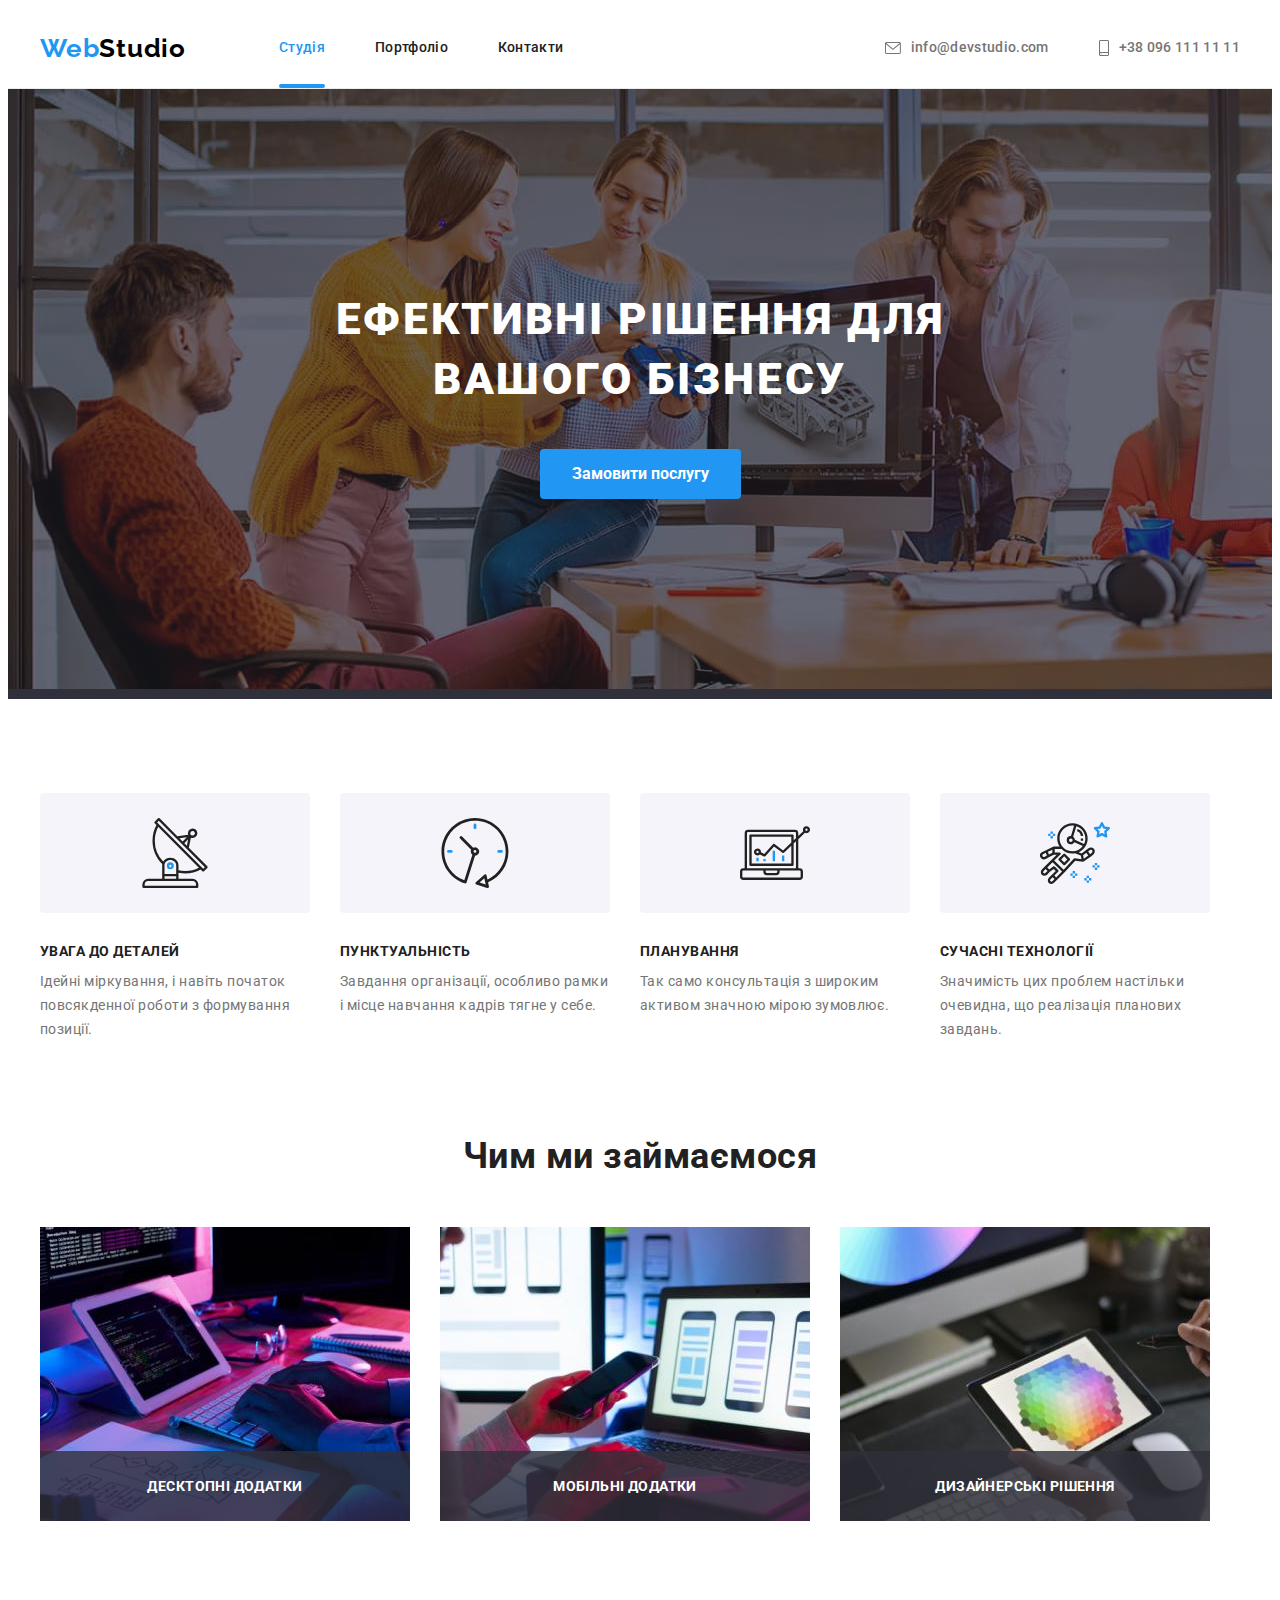
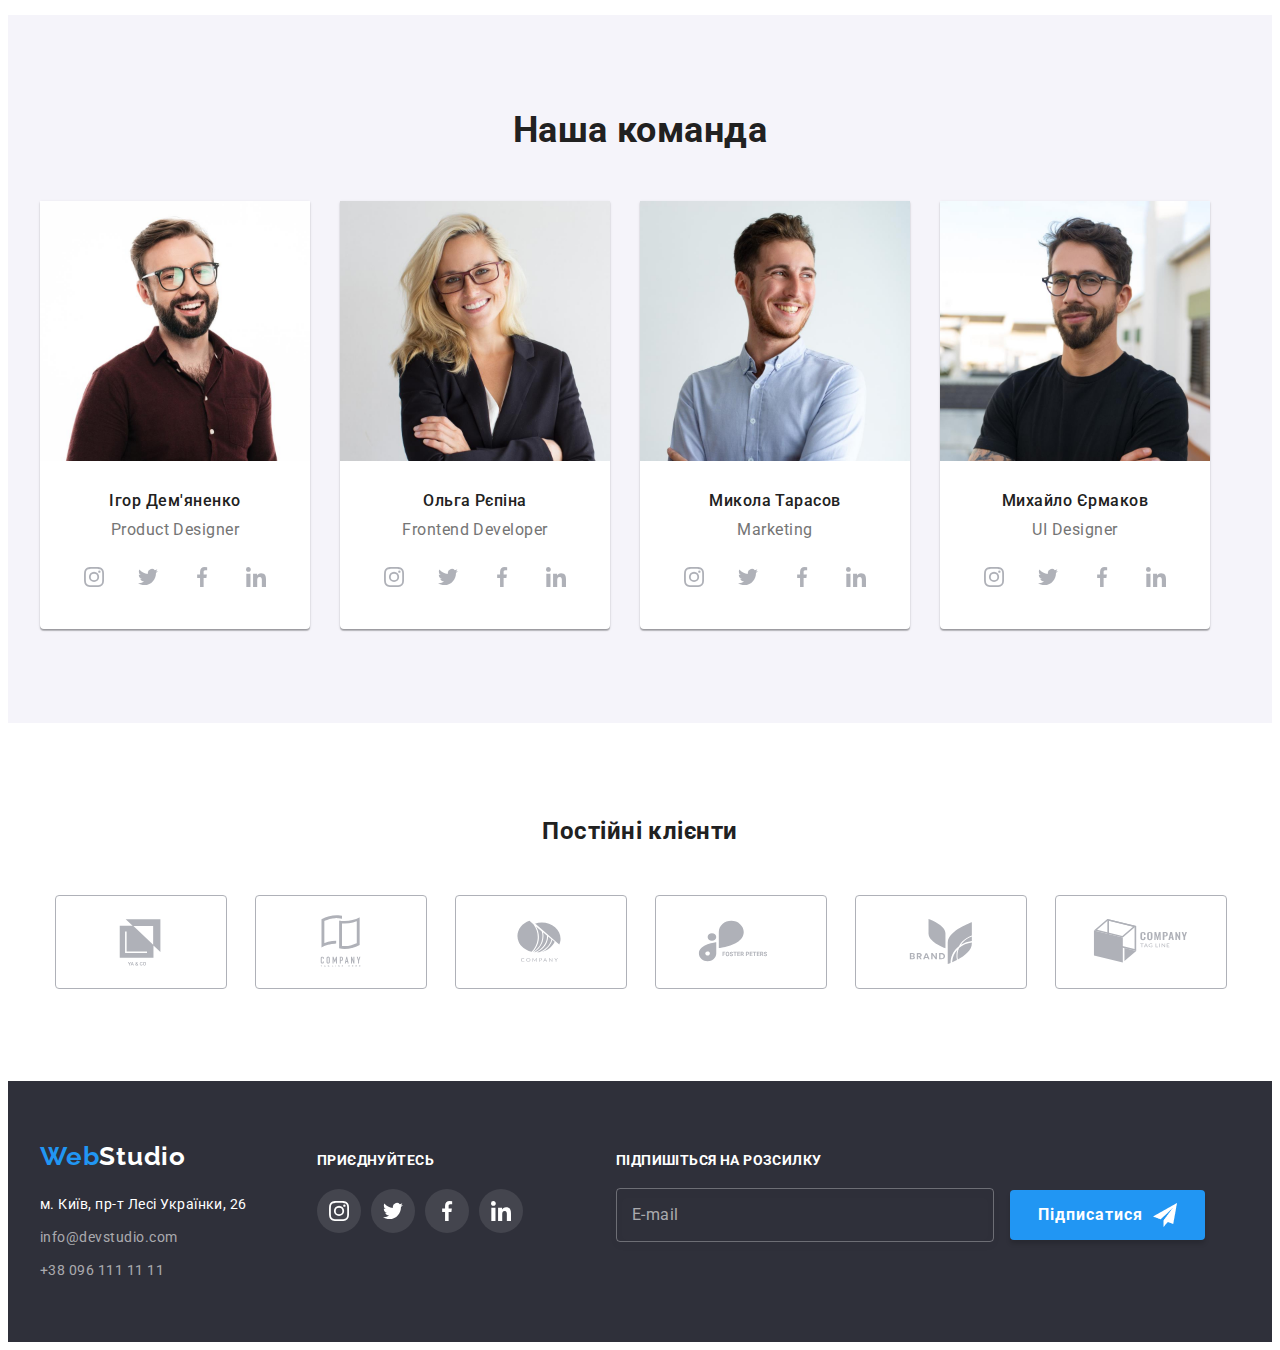
<file: index.html>
<!DOCTYPE html>
<html lang="uk">
  <head>
    <meta charset="UTF-8" />
    <meta http-equiv="X-UA-Compatible" content="IE=edge" />
    <meta name="viewport" content="width=device-width, initial-scale=1.0" />
    <link rel="preconnect" href="https://fonts.googleapis.com" />
    <link rel="preconnect" href="https://fonts.gstatic.com" crossorigin />
    <link
      href="https://fonts.googleapis.com/css2?family=Open+Sans:wght@400;700&family=Raleway:wght@400;700&family=Roboto:wght@400;500;700;900&display=swap"
      rel="stylesheet"
    />
    <title>goit-markup-hw-06</title>
    <link
      rel="stylesheet"
      href="https://cdnjs.cloudflare.com/ajax/libs/modern-normalize/1.1.0/modern-normalize.min.css"
      integrity="sha512-wpPYUAdjBVSE4KJnH1VR1HeZfpl1ub8YT/NKx4PuQ5NmX2tKuGu6U/JRp5y+Y8XG2tV+wKQpNHVUX03MfMFn9Q=="
      crossorigin="anonymous"
      referrerpolicy="no-referrer"
    />
    <link rel="stylesheet" href="./css/main.min.css" />
  </head>

  <body>
    <!--шапка-->
    <header class="header">
      <div class="container header-container">
        <nav class="site-nav">
          <a href="./index.html" class="logo"><span class="logo-color">Web</span>Studio</a>
          <ul class="header-list">
            <li class="header-item list">
              <a href="./index.html" class="link link-active">Студія</a>
            </li>
            <li class="header-item list">
              <a href="./portfolio.html" class="link">Портфоліо</a>
            </li>
            <li class="header-item list"><a href="" class="link">Контакти</a></li>
          </ul>
        </nav>
        <ul class="contact">
          <li class="contact-item list">
            <a href="mailto:info@devstudio.com" class="link"
              ><svg class="mail-icon" height="12px" width="16px">
                <use href="./images/icon.svg#icon-mail-hover"></use></svg
              >info@devstudio.com</a
            >
          </li>
          <li class="contact-item list">
            <a href="tel:+380961111111" class="link">
              <svg class="phone-icon" height="16px" width="10px">
                <use href="./images/icon.svg#icon-smartphone"></use></svg
              >+38 096 111 11 11</a
            >
          </li>
        </ul>
      </div>
    </header>

    <main>
      <!--hero-->
      <section class="hero hero-wrap">
        <div class="container">
          <h1 class="hero-title">
            Ефективні рішення для <br />
            вашого бізнесу
          </h1>
          <button type="button" class="hero-button button" data-modal-open>Замовити послугу</button>
        </div>
      </section>

      <!--Особливості-->
      <section class="peculiarities section">
        <div class="container">
          <h2 hidden class="peculiarities-title">Особливості</h2>
          <ul class="peculiarities-list list">
            <li class="peculiarities-item">
              <div class="antenna-logo-item peculiarities-item-block">
                <svg class="antenna-logo" width="70" height="70">
                  <use href="./images/icon.svg#icon-antenna"></use>
                </svg>
              </div>
              <h3 class="peculiarities-item-title">УВАГА ДО ДЕТАЛЕЙ</h3>
              <p class="peculiarities-text">
                Ідейні міркування, і навіть початок повсякденної роботи з формування позиції.
              </p>
            </li>
            <li class="peculiarities-item">
              <div class="clock-logo-item peculiarities-item-block">
                <svg class="clock-logo" width="70" height="70">
                  <use href="./images/icon.svg#icon-clock"></use>
                </svg>
              </div>
              <h3 class="peculiarities-item-title">ПУНКТУАЛЬНІСТЬ</h3>
              <p class="peculiarities-text">
                Завдання організації, особливо рамки і місце навчання кадрів тягне у себе.
              </p>
            </li>
            <li class="peculiarities-item">
              <div class="diagram-logo-item peculiarities-item-block">
                <svg class="diagram-logo" width="70" height="70">
                  <use href="./images/icon.svg#icon-diagram"></use>
                </svg>
              </div>
              <h3 class="peculiarities-item-title">ПЛАНУВАННЯ</h3>
              <p class="peculiarities-text">
                Так само консультація з широким активом значною мірою зумовлює.
              </p>
            </li>
            <li class="peculiarities-item">
              <div class="astronaut-logo-item peculiarities-item-block">
                <svg class="astronaut-logo" width="70" height="70">
                  <use href="./images/icon.svg#icon-astronaut"></use>
                </svg>
              </div>
              <h3 class="peculiarities-item-title">СУЧАСНІ ТЕХНОЛОГІЇ</h3>
              <p class="peculiarities-text">
                Значимість цих проблем настільки очевидна, що реалізація планових завдань.
              </p>
            </li>
          </ul>
        </div>
      </section>

      <!-- Чим ми займаємося -->
      <section class="work section">
        <div class="container">
          <h2 class="work__title">Чим ми займаємося</h2>
          <ul class="work__list list">
            <li class="work__item">
              <img src="./images/img1.jpg" alt="PC apps" width="370" class="work__img" />
              <div class="work__block">
                <p class="work__description">Десктопні додатки</p>
              </div>
            </li>
            <li class="work__item">
              <img src="./images/img2.jpg" alt="phone apps" width="370" class="work__img" />
              <div class="work__block">
                <p class="work__description">Мобільні додатки</p>
              </div>
            </li>
            <li class="work__item">
              <img src="./images/img3.jpg" alt="design" width="370" class="work__img" />
              <div class="work__block">
                <p class="work__description">Дизайнерські рішення</p>
              </div>
            </li>
          </ul>
        </div>
      </section>

      <!--Наша команда-->
      <section class="team section">
        <div class="container">
          <h2 class="team-title">Наша команда</h2>
          <ul class="team-list list">
            <li class="team-item">
              <img src="./images/pd.jpg" alt="Product Designer" width="270" class="team-photo" />
              <div class="team-container">
                <h3 class="team-name">Ігор Дем'яненко</h3>
                <p lang="en" class="team-description">Product Designer</p>
                <ul class="social-list list">
                  <li class="social-list-item">
                    <a
                      href=""
                      class="social-link link"
                      target="_blank"
                      rel="noreferrer noopener nofollow"
                      aria-label="instagram"
                    >
                      <svg class="social-icon" width="20" height="20">
                        <use href="./images/icon.svg#icon-instagram"></use>
                      </svg>
                    </a>
                  </li>
                  <li class="social-list-item">
                    <a
                      href=""
                      class="social-link link"
                      target="_blank"
                      rel="noreferrer noopener nofollow"
                      aria-label="Twitter"
                    >
                      <svg class="social-icon" width="20" height="20">
                        <use href="./images/icon.svg#icon-twitter"></use>
                      </svg>
                    </a>
                  </li>
                  <li class="social-list-item">
                    <a
                      href=""
                      class="social-link link"
                      target="_blank"
                      rel="noreferrer noopener nofollow"
                      aria-label="facebook"
                    >
                      <svg class="social-icon" width="20" height="20">
                        <use href="./images/icon.svg#icon-facebook"></use>
                      </svg>
                    </a>
                  </li>
                  <li class="social-list-item">
                    <a
                      href=""
                      class="social-link link"
                      target="_blank"
                      rel="noreferrer noopener nofollow"
                      aria-label="linkedIn"
                    >
                      <svg class="social-icon" width="20" height="20">
                        <use href="./images/icon.svg#icon-linkedin"></use>
                      </svg>
                    </a>
                  </li>
                </ul>
              </div>
            </li>
            <li class="team-item">
              <img src="./images/fd.jpg" alt="Frontend Developer" width="270" class="team-photo" />
              <div class="team-container">
                <h3 class="team-name">Ольга Рєпіна</h3>
                <p lang="en" class="team-description">Frontend Developer</p>
                <ul class="social-list list">
                  <li class="social-list-item">
                    <a
                      href=""
                      class="social-link link"
                      target="_blank"
                      rel="noreferrer noopener nofollow"
                      aria-label="instagram"
                    >
                      <svg class="social-icon" width="20" height="20">
                        <use href="./images/icon.svg#icon-instagram"></use>
                      </svg>
                    </a>
                  </li>
                  <li class="social-list-item">
                    <a
                      href=""
                      class="social-link link"
                      target="_blank"
                      rel="noreferrer noopener nofollow"
                      aria-label="Twitter"
                    >
                      <svg class="social-icon" width="20" height="20">
                        <use href="./images/icon.svg#icon-twitter"></use>
                      </svg>
                    </a>
                  </li>
                  <li class="social-list-item">
                    <a
                      href=""
                      class="social-link link"
                      target="_blank"
                      rel="noreferrer noopener nofollow"
                      aria-label="facebook"
                    >
                      <svg class="social-icon" width="20" height="20">
                        <use href="./images/icon.svg#icon-facebook"></use>
                      </svg>
                    </a>
                  </li>
                  <li class="social-list-item">
                    <a
                      href=""
                      class="social-link link"
                      target="_blank"
                      rel="noreferrer noopener nofollow"
                      aria-label="linkedIn"
                    >
                      <svg class="social-icon" width="20" height="20">
                        <use href="./images/icon.svg#icon-linkedin"></use>
                      </svg>
                    </a>
                  </li>
                </ul>
              </div>
            </li>
            <li class="team-item">
              <img src="./images/marketing.jpg" alt="Marketing" width="270" class="team-photo" />
              <div class="team-container">
                <h3 class="team-name">Микола Тарасов</h3>
                <p lang="en" class="team-description">Marketing</p>
                <ul class="social-list list">
                  <li class="social-list-item">
                    <a
                      href=""
                      class="social-link link"
                      target="_blank"
                      rel="noreferrer noopener nofollow"
                      aria-label="instagram"
                    >
                      <svg class="social-icon" width="20" height="20">
                        <use href="./images/icon.svg#icon-instagram"></use>
                      </svg>
                    </a>
                  </li>
                  <li class="social-list-item">
                    <a
                      href=""
                      class="social-link link"
                      target="_blank"
                      rel="noreferrer noopener nofollow"
                      aria-label="Twitter"
                    >
                      <svg class="social-icon" width="20" height="20">
                        <use href="./images/icon.svg#icon-twitter"></use>
                      </svg>
                    </a>
                  </li>
                  <li class="social-list-item">
                    <a
                      href=""
                      class="social-link link"
                      target="_blank"
                      rel="noreferrer noopener nofollow"
                      aria-label="facebook"
                    >
                      <svg class="social-icon" width="20" height="20">
                        <use href="./images/icon.svg#icon-facebook"></use>
                      </svg>
                    </a>
                  </li>
                  <li class="social-list-item">
                    <a
                      href=""
                      class="social-link link"
                      target="_blank"
                      rel="noreferrer noopener nofollow"
                      aria-label="linkedIn"
                    >
                      <svg class="social-icon" width="20" height="20">
                        <use href="./images/icon.svg#icon-linkedin"></use>
                      </svg>
                    </a>
                  </li>
                </ul>
              </div>
            </li>
            <li class="team-item">
              <img src="./images/ui.jpg" alt="UI Designer" width="270" class="team-photo" />
              <div class="team-container">
                <h3 class="team-name">Михайло Єрмаков</h3>
                <p lang="en" class="team-description">UI Designer</p>
                <ul class="social-list list">
                  <li class="social-list-item">
                    <a
                      href=""
                      class="social-link link"
                      target="_blank"
                      rel="noreferrer noopener nofollow"
                      aria-label="instagram"
                    >
                      <svg class="social-icon" width="20" height="20">
                        <use href="./images/icon.svg#icon-instagram"></use>
                      </svg>
                    </a>
                  </li>
                  <li class="social-list-item">
                    <a
                      href=""
                      class="social-link link"
                      target="_blank"
                      rel="noreferrer noopener nofollow"
                      aria-label="Twitter"
                    >
                      <svg class="social-icon" width="20" height="20">
                        <use href="./images/icon.svg#icon-twitter"></use>
                      </svg>
                    </a>
                  </li>
                  <li class="social-list-item">
                    <a
                      href=""
                      class="social-link link"
                      target="_blank"
                      rel="noreferrer noopener nofollow"
                      aria-label="facebook"
                    >
                      <svg class="social-icon" width="20" height="20">
                        <use href="./images/icon.svg#icon-facebook"></use>
                      </svg>
                    </a>
                  </li>
                  <li class="social-list-item">
                    <a
                      href=""
                      class="social-link link"
                      target="_blank"
                      rel="noreferrer noopener nofollow"
                      aria-label="linkedIn"
                    >
                      <svg class="social-icon" width="20" height="20">
                        <use href="./images/icon.svg#icon-linkedin"></use>
                      </svg>
                    </a>
                  </li>
                </ul>
              </div>
            </li>
          </ul>
        </div>
      </section>
      <!-- Клієнти -->
      <section class="clients section">
        <div class="container">
          <h2 class="clients-title">Постійні клієнти</h2>
          <ul class="clients-list list">
            <li class="clients-item">
              <a
                href="#"
                class="client-item-link link"
                target="_blank"
                rel="noreferrer noopener nofollow"
                aria-label="YA & CO "
              >
                <svg class="clients-logo" width="106" height="60">
                  <use href="./images/icon.svg#icon-ya-co"></use>
                </svg>
              </a>
            </li>
            <li class="clients-item">
              <a
                href="#"
                class="client-item-link link"
                target="_blank"
                rel="noreferrer noopener nofollow"
                aria-label="company"
                ><svg class="clients-logo" width="106" height="60">
                  <use href="./images/icon.svg#icon-company"></use></svg
              ></a>
            </li>
            <li class="clients-item">
              <a
                href="#"
                class="client-item-link link"
                target="_blank"
                rel="noreferrer noopener nofollow"
                aria-label="company-2"
                ><svg class="clients-logo" width="106" height="60">
                  <use href="./images/icon.svg#icon-company-2"></use></svg
              ></a>
            </li>
            <li class="clients-item">
              <a
                href="#"
                class="client-item-link link"
                target="_blank"
                rel="noreferrer noopener nofollow"
                aria-label="FOSTER PETERS"
                ><svg class="clients-logo" width="106" height="60">
                  <use href="./images/icon.svg#icon-foster"></use></svg
              ></a>
            </li>
            <li class="clients-item">
              <a
                href="#"
                class="client-item-link link"
                target="_blank"
                rel="noreferrer noopener nofollow"
                aria-label="Brand"
                ><svg class="clients-logo" width="106" height="60">
                  <use href="./images/icon.svg#icon-brand"></use></svg
              ></a>
            </li>
            <li class="clients-item">
              <a
                href=""
                class="client-item-link link"
                target="_blank"
                rel="noreferrer noopener nofollow"
                aria-label="TagLine"
                ><svg class="clients-logo" width="106" height="60">
                  <use href="./images/icon.svg#icon-tagline"></use></svg
              ></a>
            </li>
          </ul>
        </div>
      </section>
    </main>

    <!--Футер-->
    <footer class="footer">
      <div class="container footer-container">
        <div class="adress-container">
          <a href="./index.html" class="footer-logo"><span class="logo-color">Web</span>Studio</a>
          <address class="footer-adress">
            <ul class="footer-adress-list list">
              <li class="footer-adress-item">
                <a
                  href="https://goo.gl/maps/F62iMvUqf9gxYhQ9A"
                  target="_blank"
                  rel="noreferrer noopener nofollow"
                  class="adress-link link"
                  >м. Київ, пр-т Лесі Українки, 26</a
                >
              </li>
              <li class="footer-adress-item">
                <a href="mailto:info@devstudio.com" class="contact-link link">info@devstudio.com</a>
              </li>
              <li class="footer-adress-item">
                <a href="tel:+380961111111" class="contact-link link">+38 096 111 11 11</a>
              </li>
            </ul>
          </address>
        </div>
        <div class="footer-soc-block">
          <b class="active-soc">приєднуйтесь</b>
          <ul class="footer-soc-list list">
            <li class="footer-soc-item">
              <a
                href="#"
                class="footer-soc-link link"
                target="_blank"
                rel="noreferrer noopener nofollow"
                aria-label="Instagram"
                ><svg class="icon-footer" width="20" height="20">
                  <use href="./images/icon.svg#icon-instagram"></use></svg
              ></a>
            </li>
            <li class="footer-soc-item">
              <a
                href="#"
                class="footer-soc-link link"
                target="_blank"
                rel="noreferrer noopener nofollow"
                aria-label="Twitter"
                ><svg class="icon-footer" width="20" height="20">
                  <use href="./images/icon.svg#icon-twitter"></use></svg
              ></a>
            </li>
            <li class="footer-soc-item">
              <a
                href="#"
                class="footer-soc-link link"
                target="_blank"
                rel="noreferrer noopener nofollow"
                aria-label="facebook"
                ><svg class="icon-footer" width="20" height="20">
                  <use href="./images/icon.svg#icon-facebook"></use></svg
              ></a>
            </li>
            <li class="footer-soc-item">
              <a
                href="#"
                class="footer-soc-link link"
                target="_blank"
                rel="noreferrer noopener nofollow"
                aria-label="linkedIn"
                ><svg class="icon-footer" width="20" height="20">
                  <use href="./images/icon.svg#icon-linkedin"></use></svg
              ></a>
            </li>
          </ul>
        </div>
        <div class="subscribe">
          <b class="subscribe-title">Підпишіться на розсилку</b>
          <form class="subscribe-form">
            <input
              class="subscribe-input"
              type="email"
              id="subscribe-input"
              placeholder=" "
              name="usr-email"
              required
            />
            <label for="subscribe-input" class="subscribe-label">E-mail</label>
            <button type="submit" class="subscribe-btn button">Підписатися</button>
          </form>
        </div>
      </div>
    </footer>

    <!-- МОДАЛКА -->
    <div class="backdrop is-hidden" data-modal>
      <div class="modal">
        <button type="button" class="closs-bt button" data-modal-close>
          <svg class="closs-bt-icon" width="11" height="11">
            <use href="./images/icon.svg#icon-close-1"></use>
          </svg>
        </button>
        <b class="modal-title">Залиште свої дані, ми вам передзвонимо</b>
        <form class="modal-form">
          <label for="user-name" class="modal-form-label">Ім'я</label>
          <div class="modal-form-block">
            <input type="text" class="modal-input" name="user-name" id="user-name" required />
            <svg class="form-icon" width="18" height="18">
              <use href="./images/icon.svg#icon-person"></use>
            </svg>
          </div>

          <label for="phone" class="modal-form-label">Телефон</label>
          <div class="modal-form-block">
            <input type="tel" class="modal-input" name="user-phone" id="phone" required />
            <svg class="form-icon" width="18" height="18">
              <use href="./images/icon.svg#icon-phone-black"></use>
            </svg>
          </div>
          <label for="email" class="modal-form-label">Пошта</label>
          <div class="modal-form-block">
            <input type="email" class="modal-input" name="user-email" id="email" required />
            <svg class="form-icon" width="18" height="18">
              <use href="./images/icon.svg#icon-email-black"></use>
            </svg>
          </div>

          <div class="modal-form-block">
            <label for="coment" class="modal-form-label">Коментар</label>
            <textarea
              name="user-coment"
              id="coment"
              class="modal-text"
              placeholder="введіть текст"
            ></textarea>
            <label class="polici-label">
              <input
                type="checkbox"
                name="polici"
                class="modal-polici visually-hidden"
                value="on"
                required
              />
              <svg class="polici-icon" width="16" height="15">
                <use href="./images/icon.svg#icon-check"></use>
              </svg>
              Погоджуюся з розсилкою та приймаю
              <a href="" class="polici-link">Умови договору</a></label
            >
          </div>
          <button type="submit" class="modal-btn button">Відправити</button>
        </form>
      </div>
    </div>
    <script src="./js/modal.js"></script>
  </body>
</html>
</file>
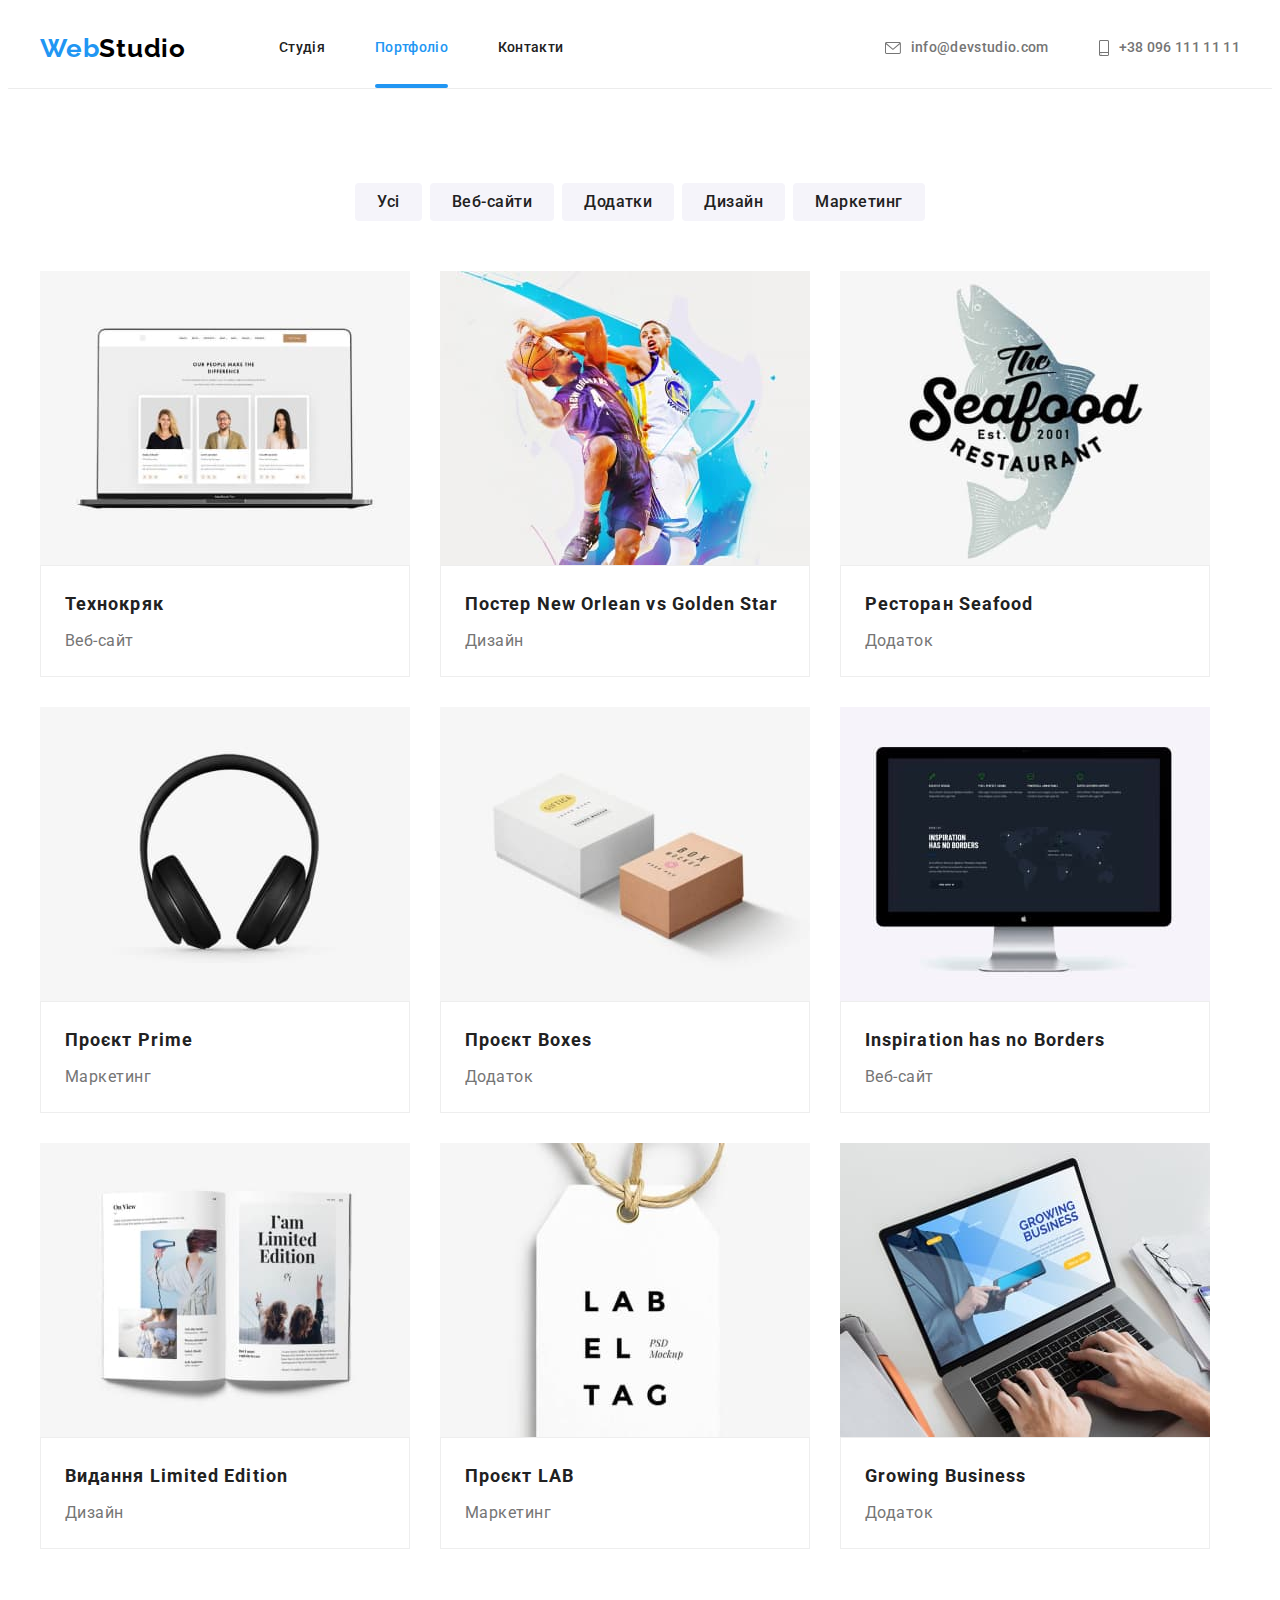
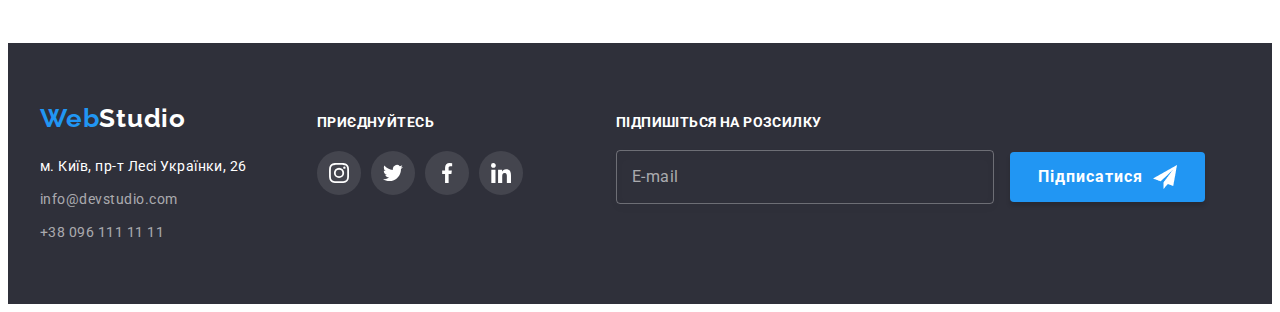
<file: portfolio.html>
<!DOCTYPE html>
<html lang="uk">
  <head>
    <meta charset="UTF-8" />
    <meta http-equiv="X-UA-Compatible" content="IE=edge" />
    <meta name="viewport" content="width=device-width, initial-scale=1.0" />
    <link rel="preconnect" href="https://fonts.googleapis.com" />
    <link rel="preconnect" href="https://fonts.gstatic.com" crossorigin />
    <link
      href="https://fonts.googleapis.com/css2?family=Open+Sans:wght@400;700&family=Raleway:wght@400;700&family=Roboto:wght@400;500;700;900&display=swap"
      rel="stylesheet"
    />
    <title>Портфоліо</title>
    <link
      rel="stylesheet"
      href="https://cdnjs.cloudflare.com/ajax/libs/modern-normalize/1.1.0/modern-normalize.min.css"
      integrity="sha512-wpPYUAdjBVSE4KJnH1VR1HeZfpl1ub8YT/NKx4PuQ5NmX2tKuGu6U/JRp5y+Y8XG2tV+wKQpNHVUX03MfMFn9Q=="
      crossorigin="anonymous"
      referrerpolicy="no-referrer"
    />
    <link rel="stylesheet" href="./css/main.min.css" />
  </head>

  <body>
    <!--шапка-->
    <header class="header">
      <div class="container header-container">
        <nav class="site-nav">
          <a href="./index.html" class="logo"><span class="logo-color">Web</span>Studio</a>
          <ul class="header-list">
            <li class="header-item list">
              <a href="./index.html" class="link">Студія</a>
            </li>
            <li class="header-item list">
              <a href="./portfolio.html" class="link link-active">Портфоліо</a>
            </li>
            <li class="header-item list"><a href="" class="link">Контакти</a></li>
          </ul>
        </nav>
        <ul class="contact">
          <li class="contact-item list">
            <a href="mailto:info@devstudio.com" class="link"
              ><svg class="mail-icon" height="12px" width="16px">
                <use href="./images/icon.svg#icon-mail-hover"></use></svg
              >info@devstudio.com</a
            >
          </li>
          <li class="contact-item list">
            <a href="tel:+380961111111" class="link">
              <svg class="phone-icon" height="16px" width="10px">
                <use href="./images/icon.svg#icon-smartphone"></use></svg
              >+38 096 111 11 11</a
            >
          </li>
        </ul>
      </div>
    </header>

    <main>
      <!--Портфоліо-->
      <section class="portfolio section">
        <!--Фільтри-->
        <div class="container">
          <h1 class="portfolio-title" hidden>Портфоліо</h1>
          <ul class="portfolio-filter list">
            <li class="portfolio-list-item">
              <button type="button" class="filter-button button">Усі</button>
            </li>
            <li class="portfolio-list-item">
              <button type="button" class="filter-button button">Веб-сайти</button>
            </li>
            <li class="portfolio-list-item">
              <button type="button" class="filter-button button">Додатки</button>
            </li>
            <li class="portfolio-list-item">
              <button type="button" class="filter-button button">Дизайн</button>
            </li>
            <li class="portfolio-list-item">
              <button type="button" class="filter-button button">Маркетинг</button>
            </li>
          </ul>

          <!--список робіт-->
          <ul class="portfolio-list list">
            <li class="portfolio-item">
              <a href="#" class="portfolio-item-link link">
                <div class="portfolio-item-block">
                  <img src="./images/project1.jpg" alt="Веб-сайт" width="370" height="294" />
                  <div class="portfolio-overlay">
                    <p class="overlay-description">
                      Ресурс пропонує комплексні пропозиції з різним рівнем функціоналу та сервісів.
                      Все це дозволить відвідувачу отримати вичерпні відомості про компанію чи
                      приватну особу.
                    </p>
                  </div>
                </div>

                <div class="portfolio-item-container">
                  <h2 class="portfolio-item-title">Технокряк</h2>
                  <p class="portfolio-item-text">Веб-сайт</p>
                </div></a
              >
            </li>
            <li class="portfolio-item">
              <a href="#" class="portfolio-item-link link">
                <div class="portfolio-item-block">
                  <img
                    src="./images/project2.jpg"
                    alt="постер баскетболистів"
                    width="370"
                    height="294"
                  />
                  <div class="portfolio-overlay">
                    <p class="overlay-description">
                      Ресурс пропонує комплексні пропозиції з різним рівнем функціоналу та сервісів.
                      Все це дозволить відвідувачу отримати вичерпні відомості про компанію чи
                      приватну особу.
                    </p>
                  </div>
                </div>
                <div class="portfolio-item-container">
                  <h2 class="portfolio-item-title">Постер New Orlean vs Golden Star</h2>
                  <p class="portfolio-item-text">Дизайн</p>
                </div>
              </a>
            </li>
            <li class="portfolio-item">
              <a href="#" class="portfolio-item-link link">
                <div class="portfolio-item-block">
                  <img
                    src="./images/project3.jpg"
                    alt="логотип ресторану Seafood"
                    width="370"
                    height="294"
                  />
                  <div class="portfolio-overlay">
                    <p class="overlay-description">
                      Ресурс пропонує комплексні пропозиції з різним рівнем функціоналу та сервісів.
                      Все це дозволить відвідувачу отримати вичерпні відомості про компанію чи
                      приватну особу.
                    </p>
                  </div>
                </div>
                <div class="portfolio-item-container">
                  <h2 class="portfolio-item-title">Ресторан Seafood</h2>
                  <p class="portfolio-item-text">Додаток</p>
                </div></a
              >
            </li>
            <li class="portfolio-item">
              <a href="#" class="portfolio-item-link link">
                <div class="portfolio-item-block">
                  <img src="./images/project4.jpg" alt="навушники" width="370" height="294" />
                  <div class="portfolio-overlay">
                    <p class="overlay-description">
                      Ресурс пропонує комплексні пропозиції з різним рівнем функціоналу та сервісів.
                      Все це дозволить відвідувачу отримати вичерпні відомості про компанію чи
                      приватну особу.
                    </p>
                  </div>
                </div>
                <div class="portfolio-item-container">
                  <h2 class="portfolio-item-title">Проєкт Prime</h2>
                  <p class="portfolio-item-text">Маркетинг</p>
                </div></a
              >
            </li>
            <li class="portfolio-item">
              <a href="#" class="portfolio-item-link link">
                <div class="portfolio-item-block">
                  <img
                    src="./images/project5.jpg"
                    alt="дві коробки Проєкт Boxes"
                    width="370"
                    height="294"
                  />
                  <div class="portfolio-overlay">
                    <p class="overlay-description">
                      Ресурс пропонує комплексні пропозиції з різним рівнем функціоналу та сервісів.
                      Все це дозволить відвідувачу отримати вичерпні відомості про компанію чи
                      приватну особу.
                    </p>
                  </div>
                </div>
                <div class="portfolio-item-container">
                  <h2 class="portfolio-item-title">Проєкт Boxes</h2>
                  <p class="portfolio-item-text">Додаток</p>
                </div></a
              >
            </li>
            <li class="portfolio-item">
              <a href="#" class="portfolio-item-link link">
                <div class="portfolio-item-block">
                  <img
                    src="./images/project6.jpg"
                    alt="Веб-сайт на imac"
                    width="370"
                    height="294"
                  />
                  <div class="portfolio-overlay">
                    <p class="overlay-description">
                      Ресурс пропонує комплексні пропозиції з різним рівнем функціоналу та сервісів.
                      Все це дозволить відвідувачу отримати вичерпні відомості про компанію чи
                      приватну особу.
                    </p>
                  </div>
                </div>
                <div class="portfolio-item-container">
                  <h2 class="portfolio-item-title">Inspiration has no Borders</h2>
                  <p class="portfolio-item-text">Веб-сайт</p>
                </div></a
              >
            </li>
            <li class="portfolio-item">
              <a href="#" class="portfolio-item-link link">
                <div class="portfolio-item-block">
                  <img
                    src="./images/project7.jpg"
                    alt="Дизайн Видання Limited Edition"
                    width="370"
                    height="294"
                  />
                  <div class="portfolio-overlay">
                    <p class="overlay-description">
                      Ресурс пропонує комплексні пропозиції з різним рівнем функціоналу та сервісів.
                      Все це дозволить відвідувачу отримати вичерпні відомості про компанію чи
                      приватну особу.
                    </p>
                  </div>
                </div>
                <div class="portfolio-item-container">
                  <h2 class="portfolio-item-title">Видання Limited Edition</h2>
                  <p class="portfolio-item-text">Дизайн</p>
                </div></a
              >
            </li>
            <li class="portfolio-item">
              <a href="#" class="portfolio-item-link link">
                <div class="portfolio-item-block">
                  <img
                    src="./images/project8.jpg"
                    alt="Проєкт LAB дизайн"
                    width="370"
                    height="294"
                  />
                  <div class="portfolio-overlay">
                    <p class="overlay-description">
                      Ресурс пропонує комплексні пропозиції з різним рівнем функціоналу та сервісів.
                      Все це дозволить відвідувачу отримати вичерпні відомості про компанію чи
                      приватну особу.
                    </p>
                  </div>
                </div>
                <div class="portfolio-item-container">
                  <h2 class="portfolio-item-title">Проєкт LAB</h2>
                  <p class="portfolio-item-text">Маркетинг</p>
                </div></a
              >
            </li>
            <li class="portfolio-item">
              <a href="#" class="portfolio-item-link link">
                <div class="portfolio-item-block">
                  <img
                    src="./images/project9.jpg"
                    alt="Додаток Growing Business"
                    width="370"
                    height="294"
                  />
                  <div class="portfolio-overlay">
                    <p class="overlay-description">
                      Ресурс пропонує комплексні пропозиції з різним рівнем функціоналу та сервісів.
                      Все це дозволить відвідувачу отримати вичерпні відомості про компанію чи
                      приватну особу. Ресурс пропонує комплексні пропозиції з різним рівнем
                      функціоналу та сервісів. Все це дозволить відвідувачу отримати вичерпні
                      відомості про компанію чи приватну особу.
                    </p>
                  </div>
                </div>
                <div class="portfolio-item-container">
                  <h2 class="portfolio-item-title">Growing Business</h2>
                  <p class="portfolio-item-text">Додаток</p>
                </div></a
              >
            </li>
          </ul>
        </div>
      </section>
    </main>

    <!--Футер-->
    <footer class="footer">
      <div class="container footer-container">
        <div class="adress-container">
          <a href="./index.html" class="footer-logo"><span class="logo-color">Web</span>Studio</a>
          <address class="footer-adress">
            <ul class="footer-adress-list list">
              <li class="footer-adress-item">
                <a
                  href="https://goo.gl/maps/F62iMvUqf9gxYhQ9A"
                  target="_blank"
                  rel="noreferrer noopener nofollow"
                  class="adress-link link"
                  >м. Київ, пр-т Лесі Українки, 26</a
                >
              </li>
              <li class="footer-adress-item">
                <a href="mailto:info@devstudio.com" class="contact-link link">info@devstudio.com</a>
              </li>
              <li class="footer-adress-item">
                <a href="tel:+380961111111" class="contact-link link">+38 096 111 11 11</a>
              </li>
            </ul>
          </address>
        </div>
        <div class="footer-soc-block">
          <b class="active-soc">приєднуйтесь</b>
          <ul class="footer-soc-list list">
            <li class="footer-soc-item">
              <a
                href="#"
                class="footer-soc-link link"
                target="_blank"
                rel="noreferrer noopener nofollow"
                aria-label="Instagram"
                ><svg class="icon-footer" width="20" height="20">
                  <use href="./images/icon.svg#icon-instagram"></use></svg
              ></a>
            </li>
            <li class="footer-soc-item">
              <a
                href="#"
                class="footer-soc-link link"
                target="_blank"
                rel="noreferrer noopener nofollow"
                aria-label="Twitter"
                ><svg class="icon-footer" width="20" height="20">
                  <use href="./images/icon.svg#icon-twitter"></use></svg
              ></a>
            </li>
            <li class="footer-soc-item">
              <a
                href="#"
                class="footer-soc-link link"
                target="_blank"
                rel="noreferrer noopener nofollow"
                aria-label="facebook"
                ><svg class="icon-footer" width="20" height="20">
                  <use href="./images/icon.svg#icon-facebook"></use></svg
              ></a>
            </li>
            <li class="footer-soc-item">
              <a
                href="#"
                class="footer-soc-link link"
                target="_blank"
                rel="noreferrer noopener nofollow"
                aria-label="linkedIn"
                ><svg class="icon-footer" width="20" height="20">
                  <use href="./images/icon.svg#icon-linkedin"></use></svg
              ></a>
            </li>
          </ul>
        </div>
        <div class="subscribe">
          <b class="subscribe-title">Підпишіться на розсилку</b>
          <form class="subscribe-form">
            <input
              class="subscribe-input"
              type="email"
              id="subscribe-input"
              placeholder=" "
              name="usr-email"
              required
            />
            <label for="subscribe-input" class="subscribe-label">E-mail</label>
            <button type="submit" class="subscribe-btn button">Підписатися</button>
          </form>
        </div>
      </div>
    </footer>
  </body>
</html>
</file>
<file: css/main.min.css>
:root{--activ-color: #2196f3;--main-title-color: #212121;--discription-color: #757575;--text-white-color: #ffffff;--feature-color: #f5f4fa;--icon-color: #afb1b8;--transition-t-f: cubic-bezier(0.4, 0, 0.2, 1)}body{font-family:"Roboto","Open Sans",-apple-system,BlinkMacSystemFont,avenir next,avenir,segoe ui,helvetica neue,helvetica,Cantarell,Ubuntu,roboto,noto,arial,sans-serif;letter-spacing:.03em;color:var(--main-title-color)}h1,h2,h3,h4,h5,h6,p{margin:0;padding:0}ul{margin:0;padding:0}img{display:block}.container{width:1200px;padding:0 15px;margin:0 auto}.section{padding-top:94px;padding-bottom:94px}.link{text-decoration:none}.list{list-style:none}.button{font-family:inherit;cursor:pointer;border-style:none}.visually-hidden{position:absolute;width:1px;height:1px;margin:-1px;border:0;padding:0;white-space:nowrap;-webkit-clip-path:inset(100%);clip-path:inset(100%);clip:rect(0 0 0 0);overflow:hidden}.header{background-color:#fff;letter-spacing:.02em;border-bottom:1px solid #ececec}.header-container,.contact-item .link,.site-nav{display:flex;align-items:center}.logo{margin-right:93px;font-family:"Raleway",sans-serif;font-weight:700;font-size:26px;line-height:1.19;letter-spacing:.03em;color:#000;text-decoration:none}.logo-color{color:var(--activ-color)}.header-list{display:flex;gap:50px}.header-item .link{display:block;padding:32px 0;font-weight:500;text-decoration:none;color:var(--main-title-color);font-size:14px;line-height:1.14;transition:color 250ms var(--transition-t-f)}.header-item .link:hover,.header-item .link:focus{color:var(--activ-color)}.contact-item .link:hover,.contact-item .link:focus{color:var(--activ-color)}.header-item .link-active{color:var(--activ-color)}.contact{display:flex;gap:50px;margin-left:auto}.contact-item .link{padding:32px 0;gap:10px;font-weight:500;font-size:14px;line-height:1.14;color:#757575;text-decoration:none;transition:color 250ms var(--transition-t-f)}.mail-icon{fill:currentColor}.phone-icon{fill:currentColor}.header-item{position:relative}.link-active::after{position:absolute;bottom:0;left:0;content:"";display:block;height:4px;width:100%;background-color:var(--activ-color);border-radius:2px}.hero{background-color:#2f303a;text-align:center;padding:200px 0}.hero-wrap{background-image:linear-gradient(rgba(47, 48, 58, 0.4), rgba(47, 48, 58, 0.4)),url(../images/hero.jpg);background-repeat:no-repeat;max-width:1600px;margin:0 auto}.hero-title{font-weight:900;font-size:44px;line-height:1.3636363636;text-align:center;letter-spacing:.06em;text-transform:uppercase;color:var(--text-white-color);margin-bottom:40px}.hero-button{font-weight:700;font-size:16px;line-height:1.875;text-align:center;color:var(--text-white-color);background-color:var(--activ-color);display:inline-block;padding:10px 32px;border-radius:4px}.peculiarities-list{display:flex;gap:30px}.peculiarities-item{width:270px}.peculiarities-item-block{display:flex;justify-content:center;align-items:center;height:120px;margin-bottom:30px;background-color:var(--feature-color);border-radius:4px}.peculiarities-item-title{font-size:14px;line-height:1.1428571429;text-transform:uppercase;color:var(--main-title-color);margin-bottom:10px}.peculiarities-text{font-size:14px;line-height:1.7142857143;color:var(--discription-color)}.work{padding-top:0}.work__title{font-size:36px;line-height:1.1666666667;text-align:center;color:var(--main-title-color);margin-bottom:50px}.work__list{display:flex;gap:30px}.work__item{position:relative}.work__block{position:absolute;bottom:0;left:0;width:100%;height:70px;background:rgba(47,48,58,.8)}.work__description{padding:27px 0;font-weight:700;font-size:14px;line-height:1.1428571429;text-align:center;letter-spacing:.03em;text-transform:uppercase;color:#fff}.team{background-color:#f5f4fa}.team-title{font-size:36px;line-height:1.1666666667;text-align:center;color:var(--main-title-color);margin-bottom:50px}.team-list{display:flex;gap:30px}.team-item{box-shadow:0px 1px 3px rgba(0,0,0,.12),0px 1px 1px rgba(0,0,0,.14),0px 2px 1px rgba(0,0,0,.2);border-radius:0px 0px 4px 4px;background-color:#fff;text-align:center}.team-container{padding:30px 0}.team-name{font-weight:500;font-size:16px;line-height:1.1875;color:var(--main-title-color);margin-bottom:10px}.team-description{font-size:16px;line-height:1.1875;color:var(--discription-color);margin-bottom:16px}.social-list{display:flex;justify-content:center;gap:10px}.social-list-item{width:44px;height:44px}.social-link{width:100%;height:100%;background-color:#fff;border-radius:50%;display:flex;align-items:center;justify-content:center;fill:var(--icon-color);transition:background-color 250ms var(--transition-t-f),fill 250ms var(--transition-t-f)}.social-link:hover,.social-link:focus{background-color:var(--activ-color);fill:#fff}.clients-title{text-align:center;margin-bottom:50px}.clients-list{display:flex;justify-content:center;gap:30px}.clients-item{height:92px;width:170px}.client-item-link{display:flex;justify-content:center;align-items:center;height:100%;width:100%;border:1px solid #afb1b8;border-radius:4px;transition:border-color 250ms var(--transition-t-f)}.client-item-link:hover,.client-item-link:focus{border-color:var(--activ-color)}.client-item-link:hover .clients-logo,.client-item-link:focus .clients-logo{fill:var(--activ-color)}.clients-logo{fill:var(--icon-color);transition:fill 250ms var(--transition-t-f)}.footer{background-color:#2f303a;padding:60px 0}.footer-logo{font-family:"Raleway",sans-serif;font-weight:700;font-size:26px;line-height:1.19;letter-spacing:.03em;color:#fff;text-decoration:none;margin-bottom:20px;display:block}.footer-adress{font-style:normal}.footer-adress-item:not(:last-child){margin-bottom:9px}.adress-link{font-size:14px;line-height:1.7142857143;color:var(--text-white-color);transition:color 250ms var(--transition-t-f)}.adress-link:hover,.adress-link:focus{color:var(--activ-color)}.contact-link{font-size:14px;line-height:1.7142857143;color:rgba(255,255,255,.6);transition:color 250ms var(--transition-t-f)}.contact-link:hover,.contact-link:focus{color:var(--activ-color)}.footer-container{display:flex;align-items:baseline}.adress-container{margin-right:70px}.active-soc{font-size:14px;line-height:1.1428571429;color:#fff;letter-spacing:.03em;text-transform:uppercase}.footer-soc-list{display:flex;gap:10px;margin-top:20px}.footer-soc-item{height:44px;width:44px}.footer-soc-link{height:100%;width:100%;display:flex;justify-content:center;align-items:center;background-color:rgba(255,255,255,.1);border-radius:50%;transition:background-color 250ms var(--transition-t-f)}.footer-soc-link:hover,.footer-soc-link:focus{background-color:var(--activ-color)}.icon-footer{fill:#fff}.subscribe{margin-left:93px}.subscribe-form{position:relative}.subscribe-input{padding-left:16px;height:50px;width:358px;background-color:rgba(0,0,0,0);border:1px solid rgba(255,255,255,.3);filter:drop-shadow(0px 4px 4px rgba(0, 0, 0, 0.15));border-radius:4px;font-size:16px;line-height:1.25;letter-spacing:.03em;color:rgba(255,255,255,.6)}.subscribe-title{display:block;margin-bottom:20px;font-style:normal;font-weight:700;font-size:14px;line-height:1.1428571429;letter-spacing:.03em;text-transform:uppercase;color:#fff}.subscribe-label{display:block;position:absolute;top:50%;left:16px;transform:translateY(-50%);font-size:16px;line-height:1.25;letter-spacing:.03em;color:rgba(255,255,255,.6);transition:transform 400ms var(--transition-t-f)}.subscribe-input:not(:-moz-placeholder-shown)+.subscribe-label{transform:translate(calc(-100% - 20px), -50%)}.subscribe-input:not(:-ms-input-placeholder)+.subscribe-label{transform:translate(calc(-100% - 20px), -50%)}.subscribe-input:focus+.subscribe-label,.subscribe-input:not(:placeholder-shown)+.subscribe-label{transform:translate(calc(-100% - 20px), -50%)}.subscribe-btn{padding:10px 28px;padding-right:62px;background-color:var(--activ-color);box-shadow:0px 4px 4px rgba(0,0,0,.15);border-radius:4px;font-style:normal;font-weight:700;font-size:16px;line-height:1.875;text-align:center;letter-spacing:.06em;color:#fff}.subscribe-btn{background-image:url(../images/icon-send.png);background-repeat:no-repeat;background-position:right 28px bottom 50%;margin-left:12px}.subscribe-btn-icon{fill:#fff}.backdrop{position:fixed;top:0;left:0;height:100%;width:100%;pointer-events:none;background-color:rgba(0,0,0,.2);transition:opacity 250ms var(--transition-t-f),visibility 250ms var(--transition-t-f)}.modal{position:absolute;top:50%;left:50%;transform:translate(-50%, -50%) scale(1);transition:transform 250ms var(--transition-t-f);min-width:528px;min-height:581px;padding:40px;background-color:#fff;box-shadow:0px 1px 3px rgba(0,0,0,.12),0px 1px 1px rgba(0,0,0,.14),0px 2px 1px rgba(0,0,0,.2);border-radius:4px;pointer-events:auto}.backdrop.is-hidden .modal{transform:translate(-50%, -50%) scale(1.3)}.modal-form-block{margin-bottom:10px;position:relative}.form-icon{position:absolute;top:50%;left:15px;transform:translateY(-50%);transition:fill 250ms var(--transition-t-f)}.modal-title{display:block;margin-bottom:12px;text-align:center;font-size:20px;line-height:1.15;letter-spacing:.03em;color:#212121}.modal-form-label{display:block;margin-bottom:4px;font-size:12px;line-height:1.1666666667;letter-spacing:.01em;color:#757575}.modal-input{height:40px;width:100%;border:1px solid rgba(33,33,33,.2);border-radius:4px;background-color:rgba(0,0,0,0);padding-left:42px;transition:outline-color 250ms var(--transition-t-f);font-size:16px;line-height:1.25;letter-spacing:.03em}.modal-text{height:120px;width:100%;border:1px solid rgba(33,33,33,.2);border-radius:4px;resize:none;padding:12px 16px;margin-bottom:20px;transition:outline-color 250ms var(--transition-t-f);font-size:16px;line-height:1.25;letter-spacing:.03em}.polici-link{text-decoration:underline;color:var(--activ-color)}.polici-label{display:flex;align-items:center;justify-content:center;gap:7px;margin-bottom:30px;font-size:12px;line-height:1.1666666667;letter-spacing:.01em;color:#757575}.polici-icon{display:inline-block;border:2px solid #212121;border-radius:2px;fill:rgba(0,0,0,0)}.modal-polici:checked+.polici-icon{fill:#fff;background-color:var(--activ-color);background-origin:border-box;border-color:rgba(0,0,0,0)}.modal-btn{display:block;padding:10px 52px;margin:0 auto;font-style:normal;font-weight:700;font-size:16px;line-height:1.875;letter-spacing:.06em;color:#fff;background-color:var(--activ-color);box-shadow:0px 4px 4px rgba(0,0,0,.15);border-radius:4px}.modal-input:focus+.form-icon,.modal-input:focus,.modal-text:focus{fill:var(--activ-color);outline-color:var(--activ-color)}.closs-bt{position:absolute;right:8px;top:8px;display:flex;justify-content:center;align-items:center;width:30px;height:30px;border:1px solid rgba(0,0,0,.1);border-radius:50%;background-color:rgba(0,0,0,0)}.closs-bt-icon{transition:fill 250ms var(--transition-t-f)}.closs-bt:hover .closs-bt-icon,.closs-bt:focus .closs-bt-icon{fill:var(--activ-color)}.is-hidden{opacity:0;visibility:hidden;pointer-events:none}.portfolio-title{font-size:36px;line-height:1.1666666667;text-align:center;color:var(--main-title-color)}.portfolio-filter{display:flex;gap:8px;justify-content:center;margin-bottom:50px}.filter-button{font-weight:500;font-size:16px;line-height:1.625;text-align:center;letter-spacing:.03em;color:var(--main-title-color);background-color:#f5f4fa;padding:6px 22px;border-radius:4px;transition:background-color 250ms var(--transition-t-f),color 250ms var(--transition-t-f),box-shadow 250ms var(--transition-t-f)}.filter-button:hover,.filter-button:focus{box-shadow:0px 3px 1px rgba(0,0,0,.1),0px 1px 2px rgba(0,0,0,.08),0px 2px 2px rgba(0,0,0,.12);color:var(--text-white-color);background-color:var(--activ-color)}.portfolio-list{display:flex;gap:30px;flex-wrap:wrap}.portfolio-item{transition:box-shadow 250ms var(--transition-t-f)}.portfolio-item:hover,.portfolio-item:focus{box-shadow:0px 1px 1px rgba(0,0,0,.12),0px 4px 4px rgba(0,0,0,.06),1px 4px 6px rgba(0,0,0,.16)}.portfolio-item-block{position:relative;overflow:hidden}.portfolio-overlay{position:absolute;top:0;left:0;transform:translateY(calc(100% + 1px));transition:transform 250ms var(--transition-t-f);width:100%;height:100%;padding:63px 24px;background-color:rgba(33,150,243,.9);text-align:center;overflow:hidden}.portfolio-item-link:focus .portfolio-overlay{transform:translateY(0)}.portfolio-item:hover .portfolio-overlay{transform:translateY(0)}.overlay-description{display:inline-block;max-height:168px;font-size:18px;line-height:1.5555555556;letter-spacing:.03em;color:#fff;overflow:auto}.portfolio-item-container{background-color:#fff;border:1px solid #eee;padding:20px 24px}.portfolio-item-title{font-size:18px;line-height:2;letter-spacing:.06em;color:var(--main-title-color);margin-bottom:4px}.portfolio-item-text{font-size:16px;line-height:1.875;color:var(--discription-color)}/*# sourceMappingURL=main.min.css.map */
</file>
